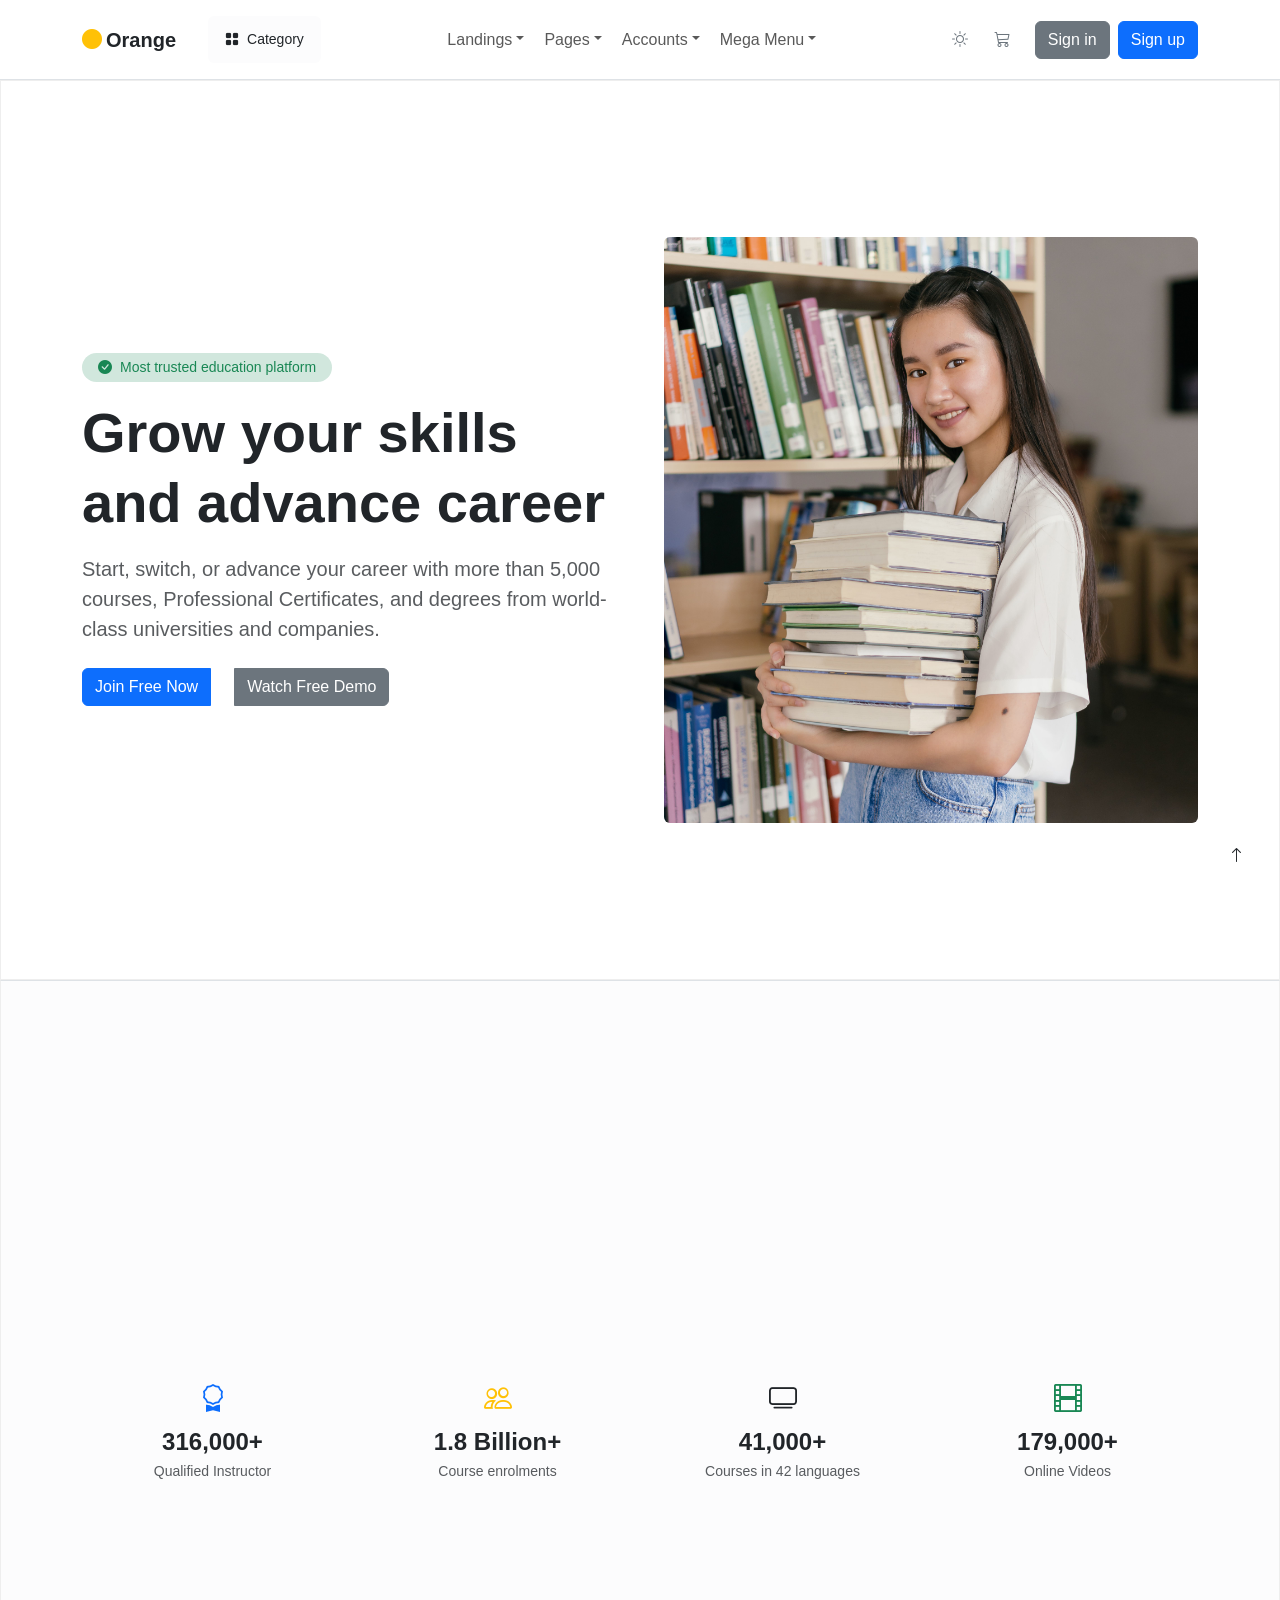
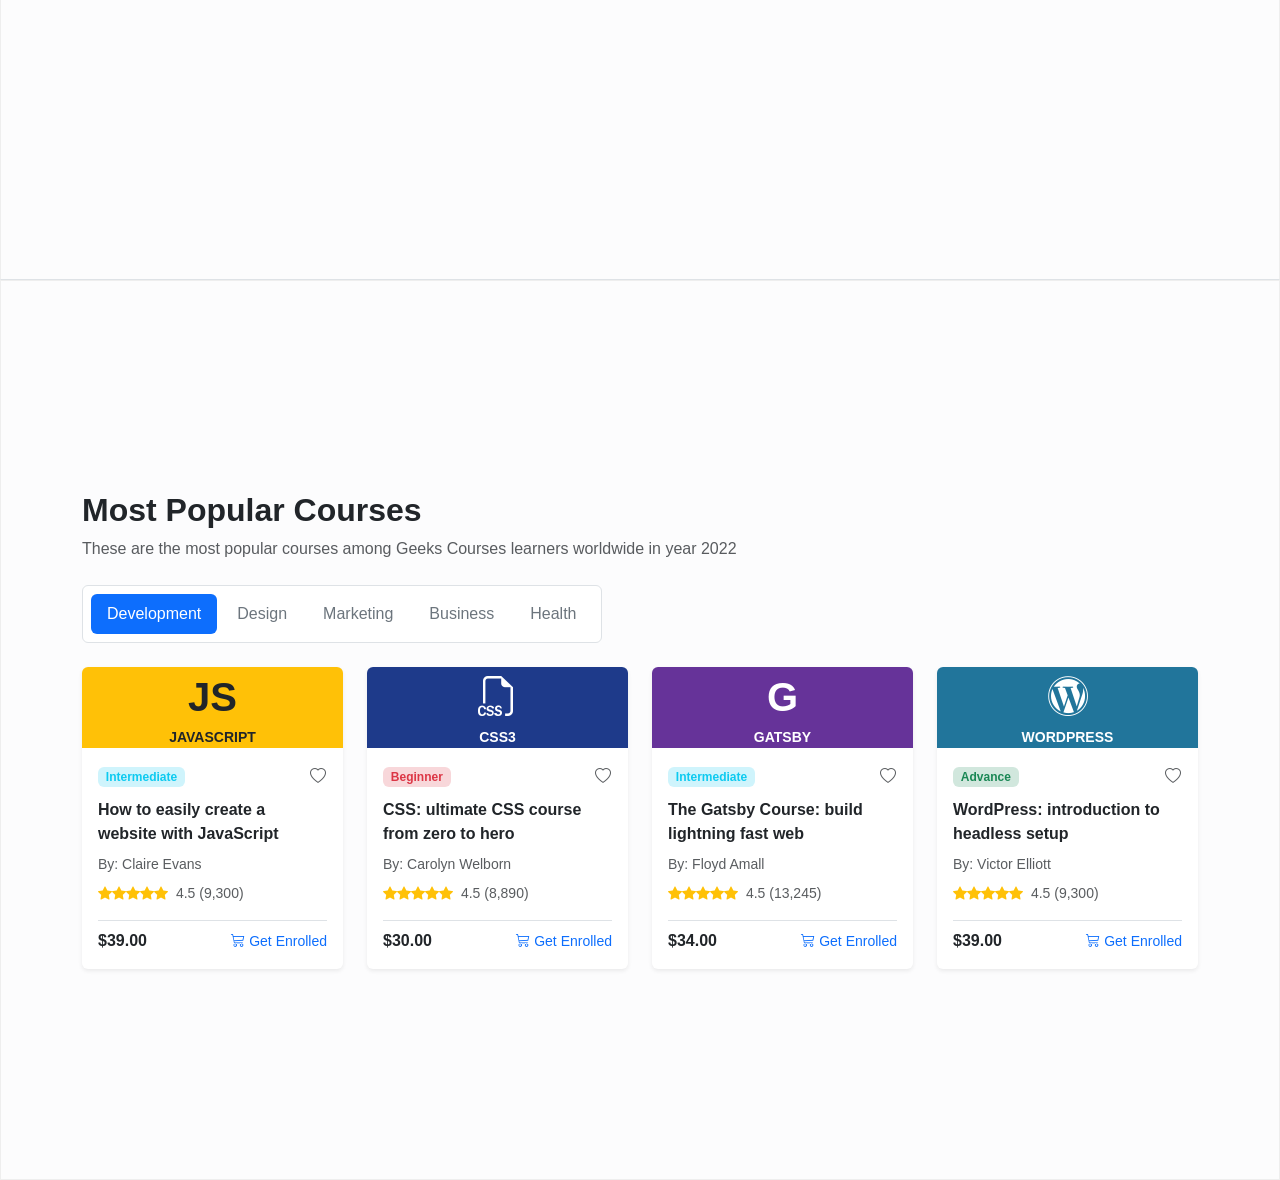
<file: Responsive_Page_with_Bootstrap/index.html>
<!DOCTYPE html>
<html lang="en">

<head>
    <meta charset="UTF-8">
    <meta name="viewport" content="width=device-width, initial-scale=1.0">
    <title>E-Learning Landing Page</title>
    <link href="https://cdn.jsdelivr.net/npm/bootstrap@5.3.3/dist/css/bootstrap.min.css" rel="stylesheet">
    <link href="https://cdn.jsdelivr.net/npm/bootstrap-icons@1.11.3/font/bootstrap-icons.min.css" rel="stylesheet">
    <link rel="stylesheet" href="./css/style.css">
</head>

<body class="bg-white">

    <nav class="navbar navbar-expand-lg navbar-light bg-white py-3 border-bottom">
        <div class="container">
            <a class="navbar-brand fw-bold text-dark d-flex align-items-center" href="#">
                <span class="text-warning me-1"><i class="bi bi-circle-fill"></i></span> Orange
            </a>
            <button class="navbar-toggler" type="button" data-bs-toggle="collapse" data-bs-target="#mainNav">
                <span class="navbar-toggler-icon"></span>
            </button>
            <div class="collapse navbar-collapse" id="mainNav">
                <div class="bg-light-subtle rounded p-2 my-2 my-lg-0 ms-lg-3">
                    <button class="btn btn-sm btn-purple-subtle text-purple fw-medium" type="button">
                        <i class="bi bi-grid-fill me-2"></i>Category
                    </button>
                </div>
                <ul class="navbar-nav mx-auto mb-2 mb-lg-0 gap-1 fw-medium">
                    <li class="nav-item dropdown">
                        <a class="nav-link dropdown-toggle" href="#" data-bs-toggle="dropdown">Landings</a>
                    </li>
                    <li class="nav-item dropdown">
                        <a class="nav-link dropdown-toggle" href="#" data-bs-toggle="dropdown">Pages</a>
                    </li>
                    <li class="nav-item dropdown">
                        <a class="nav-link dropdown-toggle" href="#" data-bs-toggle="dropdown">Accounts</a>
                    </li>
                    <li class="nav-item dropdown">
                        <a class="nav-link dropdown-toggle" href="#" data-bs-toggle="dropdown">Mega Menu</a>
                    </li>
                </ul>
                <div class="d-flex align-items-center gap-2">
                    <button class="btn btn-link text-secondary p-2" type="button"><i
                            class="bi bi-brightness-high"></i></button>
                    <button class="btn btn-link text-secondary p-2 me-2" type="button"><i
                            class="bi bi-cart3"></i></button>

                    <button type="button" class="btn btn-secondary">Sign in</button>
                    <button type="button" class="btn btn-primary">Sign up</button>
                </div>
            </div>
        </div>
    </nav>

    <section class="py-5 overflow-hidden">
        <div class="container py-4">
            <div class="row align-items-center g-5">
                <div class="col-lg-6">
                    <div
                        class="d-inline-flex align-items-center gap-2 bg-success-subtle text-success px-3 py-1 rounded-pill small fw-medium mb-3">
                        <i class="bi bi-check-circle-fill"></i> Most trusted education platform
                    </div>
                    <h1 class="display-4 fw-bold text-dark lh-sm mb-3">
                        Grow your skills and advance career
                    </h1>
                    <p class="lead text-muted mb-4">
                        Start, switch, or advance your career with more than 5,000 courses, Professional Certificates,
                        and degrees from world-class universities and companies.
                    </p>
                    <div class="d-flex align-items-center gap-3">
                        <div class="btn-group" role="group" aria-label="Basic example">
                            <button type="button" class="btn btn-primary me-4">Join Free Now</button>
                            <button type="button" class="btn btn-secondary">Watch Free Demo</button>
                        </div>
                    </div>
                </div>
                <div class="col-lg-6">
                    <div class="hero-image-wrapper">
                        <div class="bg-shape-blue"></div>
                        <img src="./assets/tutor-holding-books.jpg" alt="Tutor holding books"
                            class="main-student-img img-fluid rounded">


                    </div>
                </div>
            </div>
        </div>
    </section>

    <section class="py-5 border-top border-bottom bg-light-subtle">
        <div class="container">
            <div class="row row-cols-1 row-cols-sm-2 row-cols-md-4 g-4 text-center">
                <div class="col">
                    <div class="text-primary fs-3 mb-2"><i class="bi bi-award"></i></div>
                    <h3 class="fw-bold h4 mb-1">316,000+</h3>
                    <p class="text-muted small mb-0">Qualified Instructor</p>
                </div>
                <div class="col">
                    <div class="text-warning fs-3 mb-2"><i class="bi bi-people"></i></div>
                    <h3 class="fw-bold h4 mb-1">1.8 Billion+</h3>
                    <p class="text-muted small mb-0">Course enrolments</p>
                </div>
                <div class="col">
                    <div class="text-purple fs-3 mb-2"><i class="bi bi-tv"></i></div>
                    <h3 class="fw-bold h4 mb-1">41,000+</h3>
                    <p class="text-muted small mb-0">Courses in 42 languages</p>
                </div>
                <div class="col">
                    <div class="text-success fs-3 mb-2"><i class="bi bi-film"></i></div>
                    <h3 class="fw-bold h4 mb-1">179,000+</h3>
                    <p class="text-muted small mb-0">Online Videos</p>
                </div>
            </div>
        </div>
    </section>

    <section class="py-5 bg-light-subtle">
        <div class="container py-4">
            <div class="mb-4">
                <h2 class="fw-bold text-dark">Most Popular Courses</h2>
                <p class="text-muted">These are the most popular courses among Geeks Courses learners worldwide in year
                    2022</p>
            </div>

            <ul class="nav nav-pills bg-white p-2 rounded border mb-4 gap-1 d-inline-flex" id="courseTabs"
                role="tablist">
                <li class="nav-item">
                    <button class="nav-link active" data-bs-toggle="pill" type="button">Development</button>
                </li>
                <li class="nav-item">
                    <button class="nav-link text-secondary" data-bs-toggle="pill" type="button">Design</button>
                </li>
                <li class="nav-item">
                    <button class="nav-link text-secondary" data-bs-toggle="pill" type="button">Marketing</button>
                </li>
                <li class="nav-item">
                    <button class="nav-link text-secondary" data-bs-toggle="pill" type="button">Business</button>
                </li>
                <li class="nav-item">
                    <button class="nav-link text-secondary" data-bs-toggle="pill" type="button">Health</button>
                </li>
            </ul>

            <div class="row row-cols-1 row-cols-sm-2 row-cols-md-3 row-cols-lg-4 g-4">

                <div class="col">
                    <div class="card h-100 border-0 shadow-sm overflow-hidden">
                        <div
                            class="card-banner-height bg-warning d-flex flex-column align-items-center justify-content-center text-dark">
                            <span class="fs-1 fw-bold">JS</span>
                            <span class="small fw-semibold text-uppercase tracking-wider">JavaScript</span>
                        </div>
                        <div class="card-body p-3 d-flex flex-column justify-content-between">
                            <div>
                                <div class="d-flex justify-content-between align-items-center mb-2">
                                    <span class="badge bg-info-subtle text-info">Intermediate</span>
                                    <button class="btn btn-link p-0 text-muted"><i class="bi bi-heart"></i></button>
                                </div>
                                <h5 class="card-title h6 fw-bold text-dark lh-base">How to easily create a website with
                                    JavaScript</h5>
                                <p class="small text-muted mb-2">By: Claire Evans</p>
                                <div class="text-warning small mb-3">
                                    <i class="bi bi-star-fill"></i><i class="bi bi-star-fill"></i><i
                                        class="bi bi-star-fill"></i><i class="bi bi-star-fill"></i><i
                                        class="bi bi-star-fill"></i>
                                    <span class="text-muted ms-1">4.5 (9,300)</span>
                                </div>
                            </div>
                            <div class="d-flex justify-content-between align-items-center border-top pt-2">
                                <span class="fw-bold text-dark">$39.00</span>
                                <a href="#" class="text-purple text-decoration-none small fw-medium"><i
                                        class="bi bi-cart3 me-1"></i>Get Enrolled</a>
                            </div>
                        </div>
                    </div>
                </div>

                <div class="col">
                    <div class="card h-100 border-0 shadow-sm overflow-hidden">
                        <div class="card-banner-height bg-primary d-flex flex-column align-items-center justify-content-center text-white"
                            style="background-color: #1e3a8a !important;">
                            <span class="fs-1"><i class="bi bi-filetype-css"></i></span>
                            <span class="small fw-semibold text-uppercase tracking-wider">CSS3</span>
                        </div>
                        <div class="card-body p-3 d-flex flex-column justify-content-between">
                            <div>
                                <div class="d-flex justify-content-between align-items-center mb-2">
                                    <span class="badge bg-danger-subtle text-danger">Beginner</span>
                                    <button class="btn btn-link p-0 text-muted"><i class="bi bi-heart"></i></button>
                                </div>
                                <h5 class="card-title h6 fw-bold text-dark lh-base">CSS: ultimate CSS course from zero
                                    to hero</h5>
                                <p class="small text-muted mb-2">By: Carolyn Welborn</p>
                                <div class="text-warning small mb-3">
                                    <i class="bi bi-star-fill"></i><i class="bi bi-star-fill"></i><i
                                        class="bi bi-star-fill"></i><i class="bi bi-star-fill"></i><i
                                        class="bi bi-star-fill"></i>
                                    <span class="text-muted ms-1">4.5 (8,890)</span>
                                </div>
                            </div>
                            <div class="d-flex justify-content-between align-items-center border-top pt-2">
                                <span class="fw-bold text-dark">$30.00</span>
                                <a href="#" class="text-purple text-decoration-none small fw-medium"><i
                                        class="bi bi-cart3 me-1"></i>Get Enrolled</a>
                            </div>
                        </div>
                    </div>
                </div>

                <div class="col">
                    <div class="card h-100 border-0 shadow-sm overflow-hidden">
                        <div class="card-banner-height d-flex flex-column align-items-center justify-content-center text-white"
                            style="background-color: #663399;">
                            <span class="fs-1 fw-bold">G</span>
                            <span class="small fw-semibold text-uppercase tracking-wider">Gatsby</span>
                        </div>
                        <div class="card-body p-3 d-flex flex-column justify-content-between">
                            <div>
                                <div class="d-flex justify-content-between align-items-center mb-2">
                                    <span class="badge bg-info-subtle text-info">Intermediate</span>
                                    <button class="btn btn-link p-0 text-muted"><i class="bi bi-heart"></i></button>
                                </div>
                                <h5 class="card-title h6 fw-bold text-dark lh-base">The Gatsby Course: build lightning
                                    fast web</h5>
                                <p class="small text-muted mb-2">By: Floyd Amall</p>
                                <div class="text-warning small mb-3">
                                    <i class="bi bi-star-fill"></i><i class="bi bi-star-fill"></i><i
                                        class="bi bi-star-fill"></i><i class="bi bi-star-fill"></i><i
                                        class="bi bi-star-fill"></i>
                                    <span class="text-muted ms-1">4.5 (13,245)</span>
                                </div>
                            </div>
                            <div class="d-flex justify-content-between align-items-center border-top pt-2">
                                <span class="fw-bold text-dark">$34.00</span>
                                <a href="#" class="text-purple text-decoration-none small fw-medium"><i
                                        class="bi bi-cart3 me-1"></i>Get Enrolled</a>
                            </div>
                        </div>
                    </div>
                </div>

                <div class="col">
                    <div class="card h-100 border-0 shadow-sm overflow-hidden">
                        <div class="card-banner-height d-flex flex-column align-items-center justify-content-center text-white"
                            style="background-color: #21759b;">
                            <span class="fs-1"><i class="bi bi-wordpress"></i></span>
                            <span class="small fw-semibold text-uppercase tracking-wider">WordPress</span>
                        </div>
                        <div class="card-body p-3 d-flex flex-column justify-content-between">
                            <div>
                                <div class="d-flex justify-content-between align-items-center mb-2">
                                    <span class="badge bg-success-subtle text-success">Advance</span>
                                    <button class="btn btn-link p-0 text-muted"><i class="bi bi-heart"></i></button>
                                </div>
                                <h5 class="card-title h6 fw-bold text-dark lh-base">WordPress: introduction to headless
                                    setup</h5>
                                <p class="small text-muted mb-2">By: Victor Elliott</p>
                                <div class="text-warning small mb-3">
                                    <i class="bi bi-star-fill"></i><i class="bi bi-star-fill"></i><i
                                        class="bi bi-star-fill"></i><i class="bi bi-star-fill"></i><i
                                        class="bi bi-star-fill"></i>
                                    <span class="text-muted ms-1">4.5 (9,300)</span>
                                </div>
                            </div>
                            <div class="d-flex justify-content-between align-items-center border-top pt-2">
                                <span class="fw-bold text-dark">$39.00</span>
                                <a href="#" class="text-purple text-decoration-none small fw-medium"><i
                                        class="bi bi-cart3 me-1"></i>Get Enrolled</a>
                            </div>
                        </div>
                    </div>
                </div>

            </div>
        </div>
    </section>

    <div class="position-fixed bottom-0 end-0 m-4 z-3">
        <a href="#" class="btn btn-purple p-0 d-flex align-items-center justify-content-center rounded-2"
            style="width: 40px; height: 40px;">
            <i class="bi bi-arrow-up"></i>
        </a>
    </div>

    <script src="https://cdn.jsdelivr.net/npm/bootstrap@5.3.3/dist/js/bootstrap.bundle.min.js"></script>
</body>

</html>
</file>
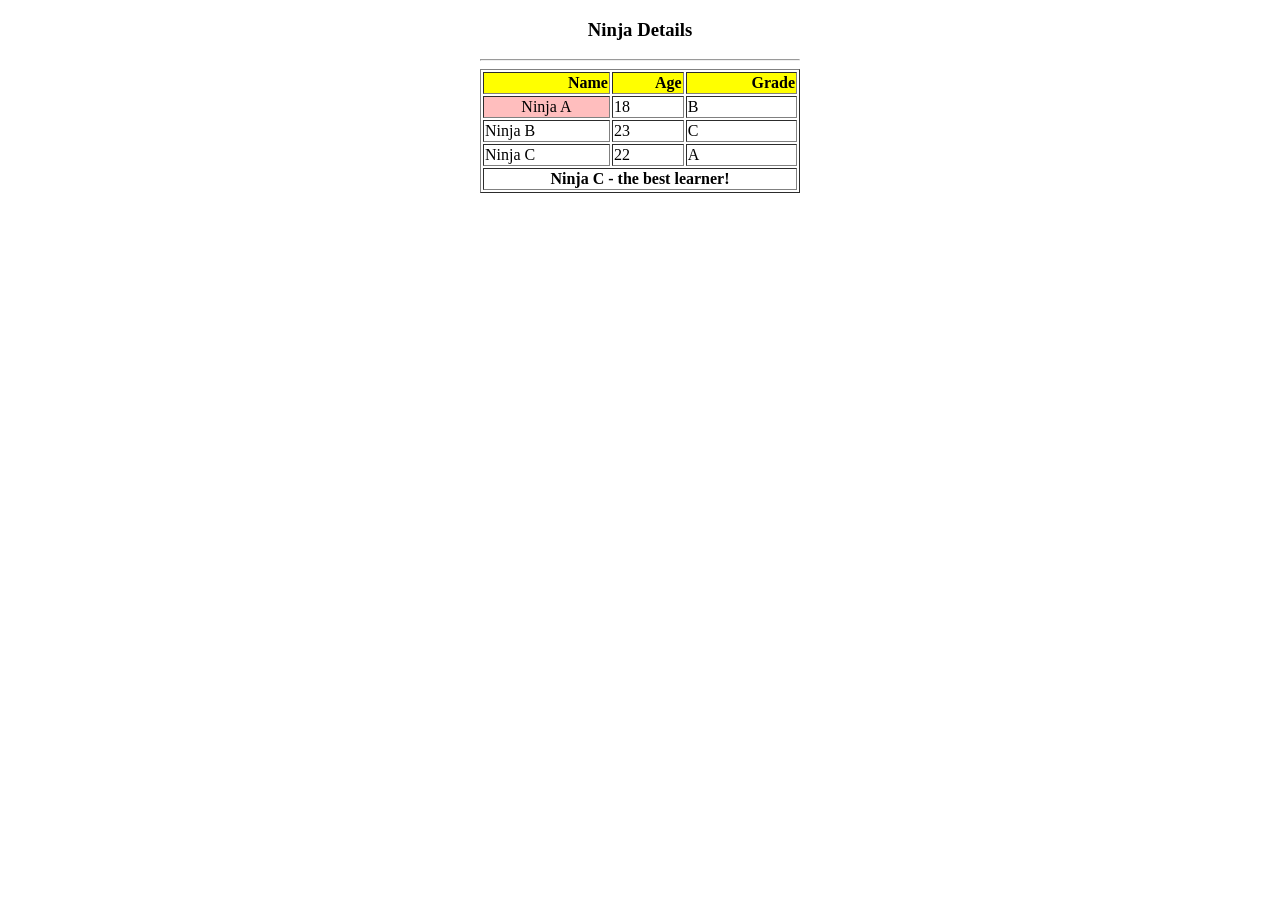
<file: CSS_Task_1.html>
<!DOCTYPE html>
<html lang="en">
<head>
    <meta charset="UTF-8">
    <meta name="viewport" content="width=device-width, initial-scale=1.0">
    <title>Task One - CSS</title>
</head>
<body>
    <div class="table__container">
        <h3>Ninja Details</h3>
    <hr>
    <table align="center" width="320" border="1">
        <thead>
            <tr>
                <th>Name</th>
                <th>Age</th>
                <th>Grade</th>
            </tr>
        </thead>

        <tbody>
            <tr><td style="background-color: rgba(255, 0, 0, 0.256); text-align: center;">Ninja A</td> <td>18</td> <td>B</td></tr>
            <tr><td>Ninja B</td> <td>23</td> <td>C</td></tr>
            <tr><td>Ninja C</td> <td>22</td> <td>A</td></tr>
            <tr><th colspan="3">Ninja C - the best learner!</th></tr>
        </tbody>
    </table>
    </div>
</body>

<style>
    .table__container {
        max-width: 320px;
        margin-inline: auto;
    }

    h3 {
        text-align: center;
    }

    thead tr {
        background-color: yellow;
        text-align: right;
    }

    tbody td {
        text-align: left;
    }
</style>
</html>
</file>
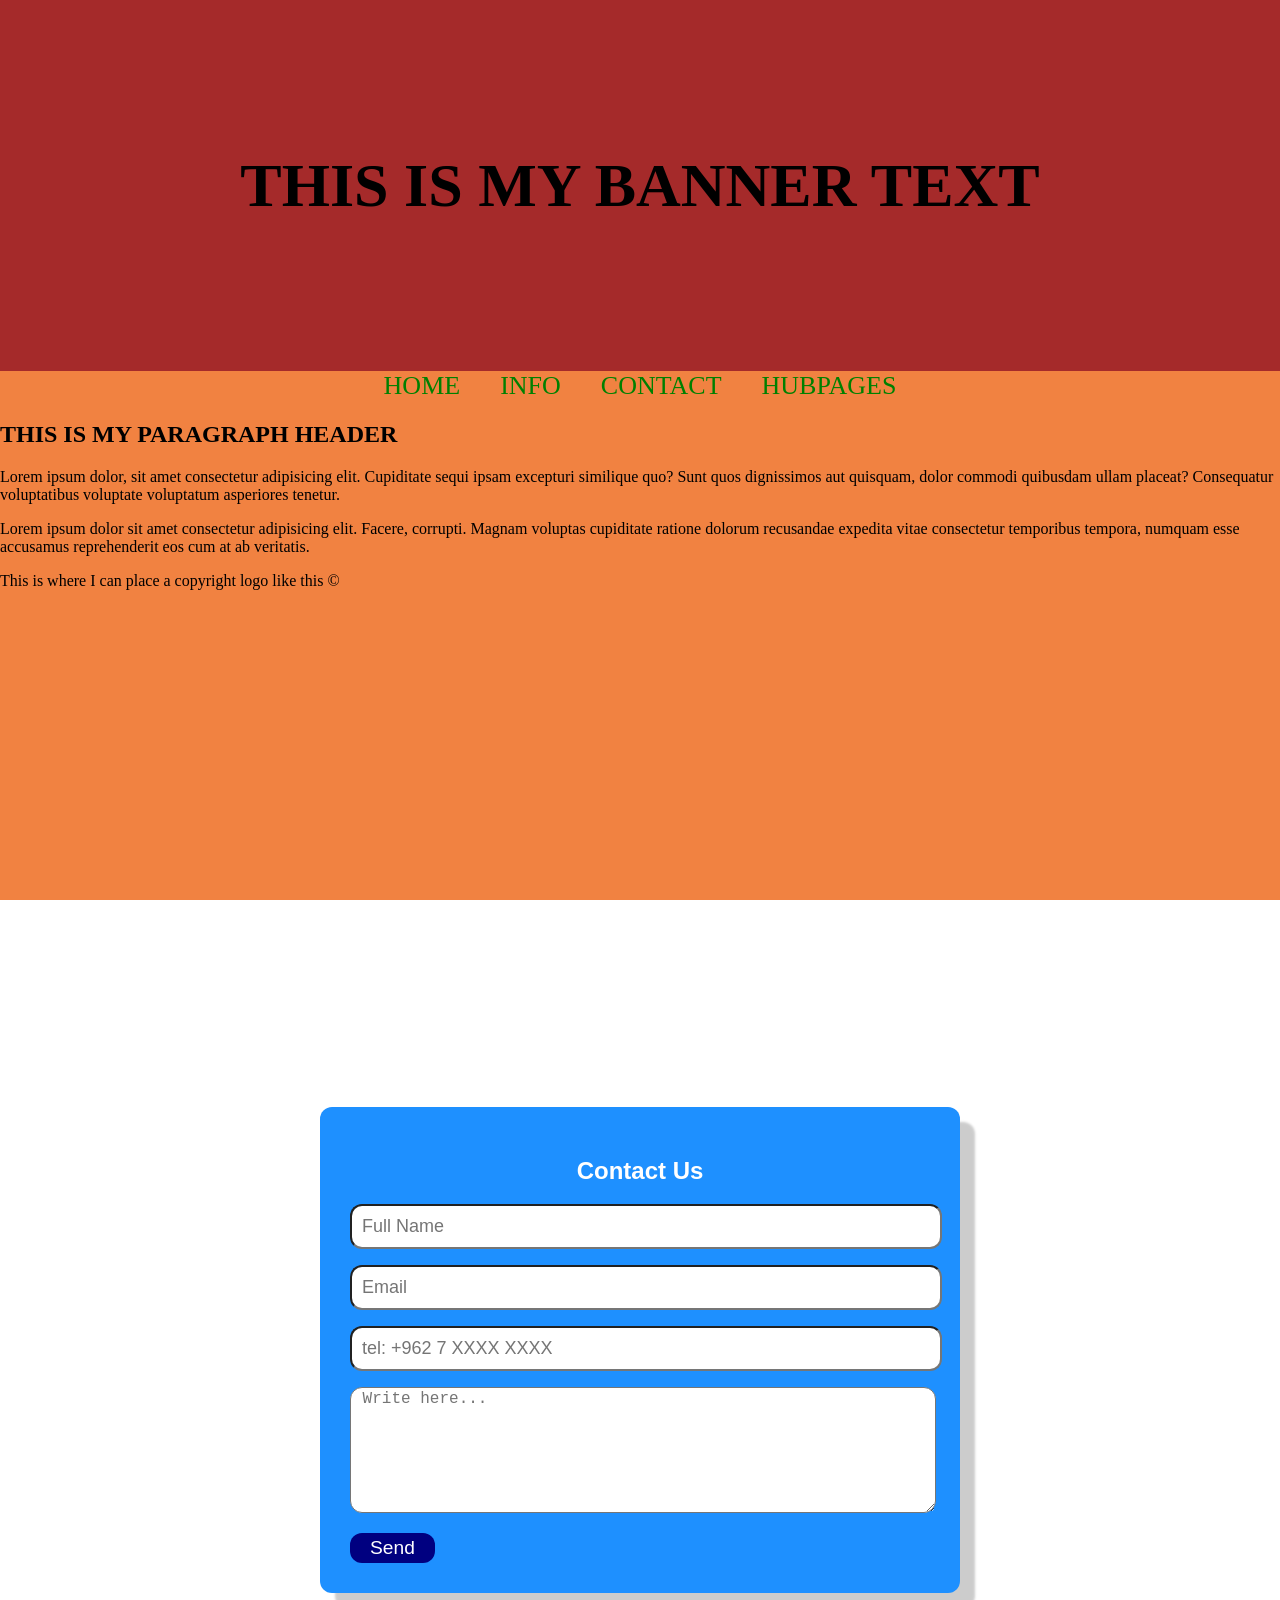
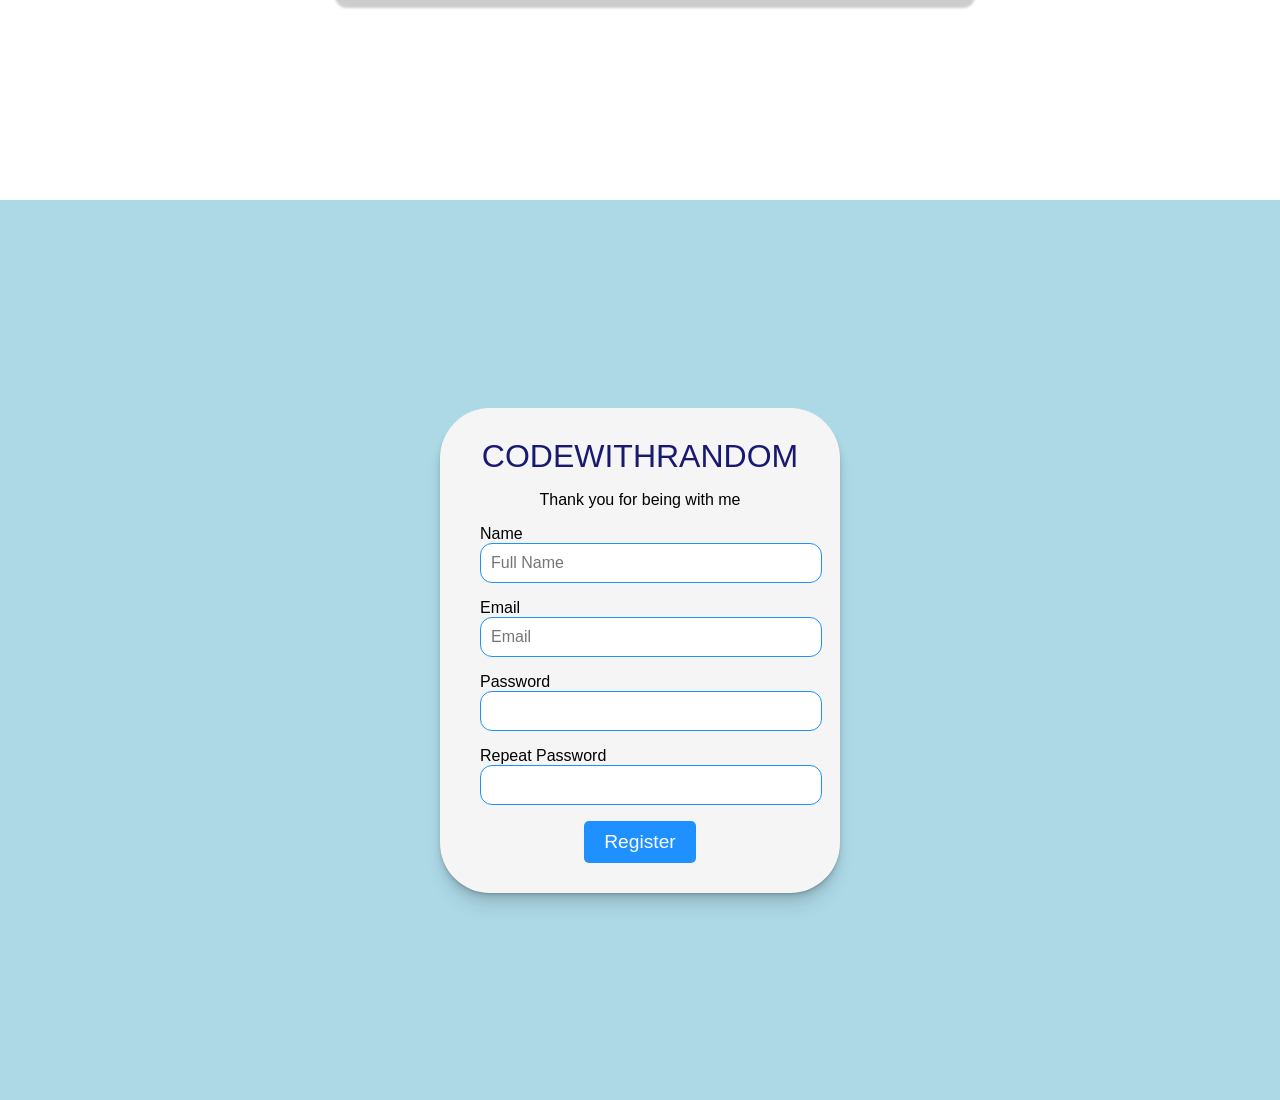
<file: CSS_Task_4.html>
<!DOCTYPE html>
<html lang="en">
<head>
    <meta charset="UTF-8">
    <meta name="viewport" content="width=device-width, initial-scale=1.0">
    <title>Task Four - CSS</title>

    <style>
        body {
            margin: 0;
            padding: 0;
        }

        section {
            min-height: 100vh;
        }

        h1 {
            background-color: brown;
            font-size: 62px;
            text-align: center;
            padding: 150px;
            margin: 0;
        }

        nav {
            display: flex;
            justify-content: center;
        }
        nav a {
            margin-inline: 20px;
            color: green;
            text-decoration: none;
            font-size: 26px;
        }

        nav a:hover {
            text-decoration: underline;
        }

        .section_one {
            background-color: rgb(241, 130, 65);
        }

        .section_two {
            display: grid;
            place-items: center;
            font-family: 'Franklin Gothic Medium', 'Arial Narrow', Arial, sans-serif;
        }

        .section_two h2 {
            text-align: center;
            color: white;
        }

        .section_two form {
            background-color: dodgerblue;
            border-radius: 12px;
            padding: 30px;
            min-width: 580px;
            box-shadow: 15px 15px 2.5px rgba(0, 0, 0, 0.2);
        }

        .section_two input {
            display: block;
            min-width: 98%;
            font-size: large;
            margin-bottom: 1rem;
            padding: 10px;
            border-radius: 12px;
        }

        .section_two textarea {
           width: 100%;
           height: 120px;
           border-radius: 12px;
           font-size: large;
        }
        .section_two button {
            background-color: navy;
            color: white;
            font-size: 1.2rem;
            padding: 4px 20px;
            margin-top: 1rem;
            border-radius: 12px;
            border: none;
        }

        .section_three {
            display: grid;
            place-items: center;
            background-color: lightblue;
            font-family: 'Franklin Gothic Medium', 'Arial Narrow', Arial, sans-serif;
        }

        .section_three form {
            display: flex;
            flex-direction: column;
            align-items: center;
            margin: auto;
            min-width: 400px;
            background-color: whitesmoke;
            border-radius: 50px;
            padding-block: 30px;
            box-shadow: rgba(0, 0, 0, 0.07) 0px 1px 1px, rgba(0, 0, 0, 0.07) 0px 2px 2px, rgba(0, 0, 0, 0.07) 0px 4px 4px, rgba(0, 0, 0, 0.07) 0px 8px 8px, rgba(0, 0, 0, 0.07) 0px 16px 16px;
        }

        .section_three h2 {
            font-size: 2rem;
            font-weight: normal;
            color: midnightblue;
            margin: 0;
        }

        .section_three .input-fields {
            min-width: 320px;
        }

        .section_three label {
            display: block;
            margin-bottom: 0.2  rem;
        }

        .section_three input {
            width: 100%;
            font-size: medium;
            margin-bottom: 1rem;
            padding: 10px;
            border-radius: 12px;
            border: 1px solid dodgerblue;
        }

        .section_three button {
            font-size: 1.2rem;
            padding: 10px 20px;
            background-color: dodgerblue;
            color: white;
            border-radius: 5px;  
            border: none; 
        }
    </style>
</head>
<body>
    
    <section class="section_one">
    <h1>THIS IS MY BANNER TEXT</h1>
    <nav>
        <a href="#">HOME</a>
        <a href="#">INFO</a>
        <a href="#">CONTACT</a>
        <a href="#">HUBPAGES</a>
    </nav>
    <h2>THIS IS MY PARAGRAPH HEADER</h2>
        <p>Lorem ipsum dolor, sit amet consectetur adipisicing elit. Cupiditate sequi ipsam excepturi similique quo? Sunt quos dignissimos aut quisquam, dolor commodi quibusdam ullam placeat? Consequatur voluptatibus voluptate voluptatum asperiores tenetur.</p>
        <p>Lorem ipsum dolor sit amet consectetur adipisicing elit. Facere, corrupti. Magnam voluptas cupiditate ratione dolorum recusandae expedita vitae consectetur temporibus tempora, numquam esse accusamus reprehenderit eos cum at ab veritatis.</p>
        <p>This is where I can place a copyright logo like this &copy;</p>
    </section>

    <section class="section_two">
       
            <form action="">
                <h2>Contact Us</h2>
                <input type="text" placeholder="Full Name">
                <input type="email" placeholder="Email">
                <input type="tel" name="" id="contact-us-telephone" placeholder="tel: +962 7 XXXX XXXX">
                <textarea name="user-msg" id="contact-us-message" placeholder=" Write here..."></textarea>
                <button>Send</button>
            </form>
       
    </section>

    <section class="section_three">
             <form action="">
                    <h2>CODEWITHRANDOM</h2>
                    <p>Thank you for being with me</p>
                    <div class="input-fields">
                        <label for="">Name</label>
                    <input type="text" placeholder="Full Name">
                        <label for="">Email</label>
                    <input type="email" placeholder="Email">
                        <label for="">Password</label>
                    <input type="password" name="" id="">
                        <label for="">Repeat Password</label>
                    <input type="password" name="" id="">
                    </div>
                    <button>Register</button>
                </form>
    </section>
</body>
</html>
</file>
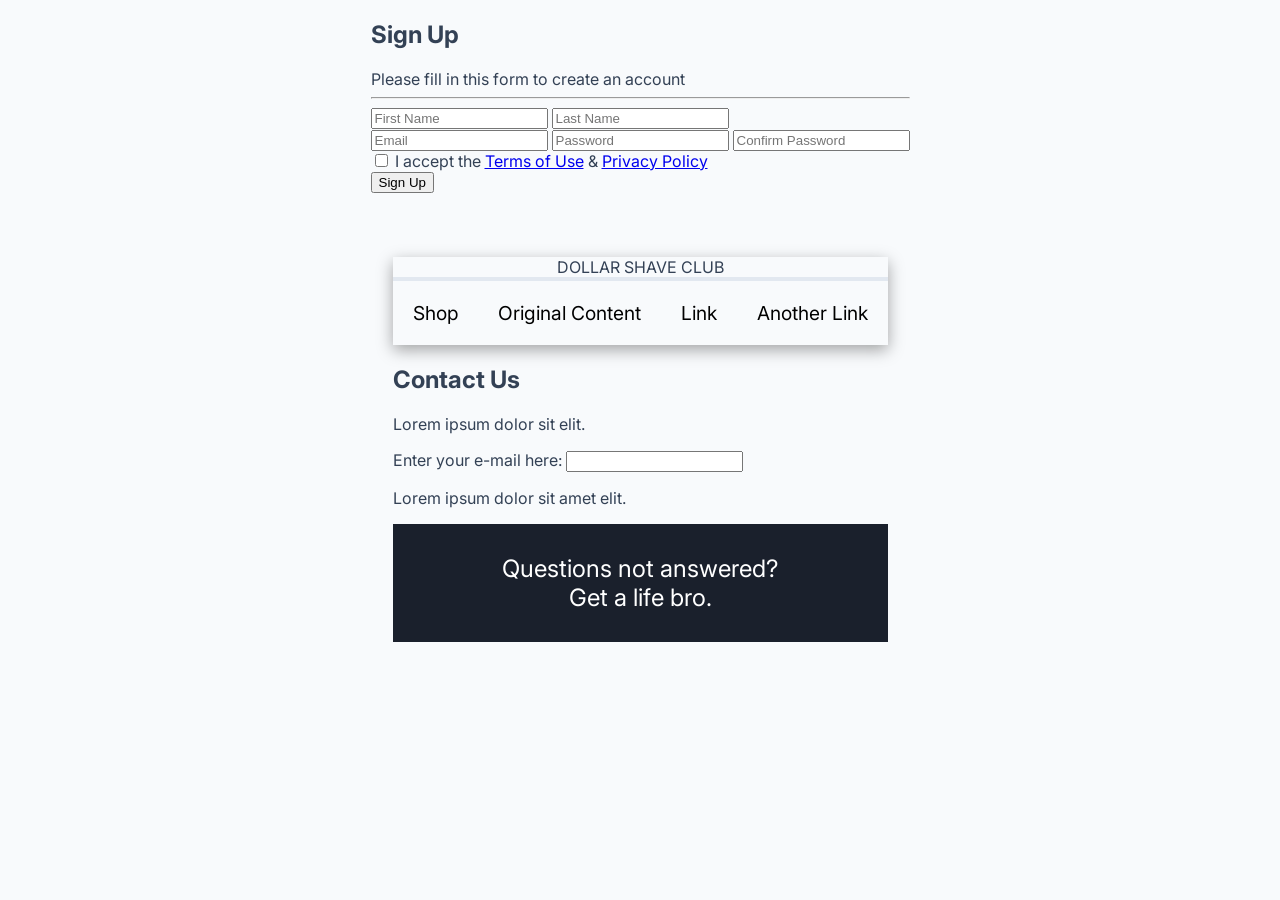
<file: form.html>
<!DOCTYPE html>
<html lang="en">

<head>
    <meta charset="UTF-8">
    <title>Responsive Form - No Bootstrap</title>
    <link rel="stylesheet" href="./css/style.css">
</head>

<body>
    <section class="section_one">
        <form class="signup" action="#">
            <div class="wrapper">
                <h2>Sign Up</h2>
                <span>Please fill in this form to create an account</span>
                <hr>
            </div>
            <div class="name-wrapper wrapper">
                <input type="text" placeholder="First Name">
                <input type="text" placeholder="Last Name">
            </div>
            <input type="email" placeholder="Email">
            <input type="password" placeholder="Password">
            <input type="password" placeholder="Confirm Password">
            <div class="terms-wrapper wrapper">
                <input type="checkbox">
                <span>I accept the <a href="#">Terms of Use</a> & <a href="#">Privacy Policy</a></span>
            </div>

            <button type="button">Sign Up</button>
        </form>
    </section>

    <section class="section_two">

        <div class="contact-us">
            <header>
                <span>DOLLAR SHAVE CLUB</span>
                <nav>
                    <a href="">Shop</a>
                    <a href="">Original Content</a>
                    <a href="">Link</a>
                    <a href="">Another Link</a>
                </nav>
            </header>

            <div class="heading-wrapper">
            <h1>Contact Us</h1>
            <p>Lorem ipsum dolor sit elit.</p>
            </div>

            <form action="#">
                <label>Enter your e-mail here:</label>
                <input type="text">
            </form>
            
            <p>Lorem ipsum dolor sit amet elit.</p>

            <footer>
                Questions not answered?<br>
                Get a life bro.
            </footer>
        </div>
    </section>
</body>

</html>
</file>
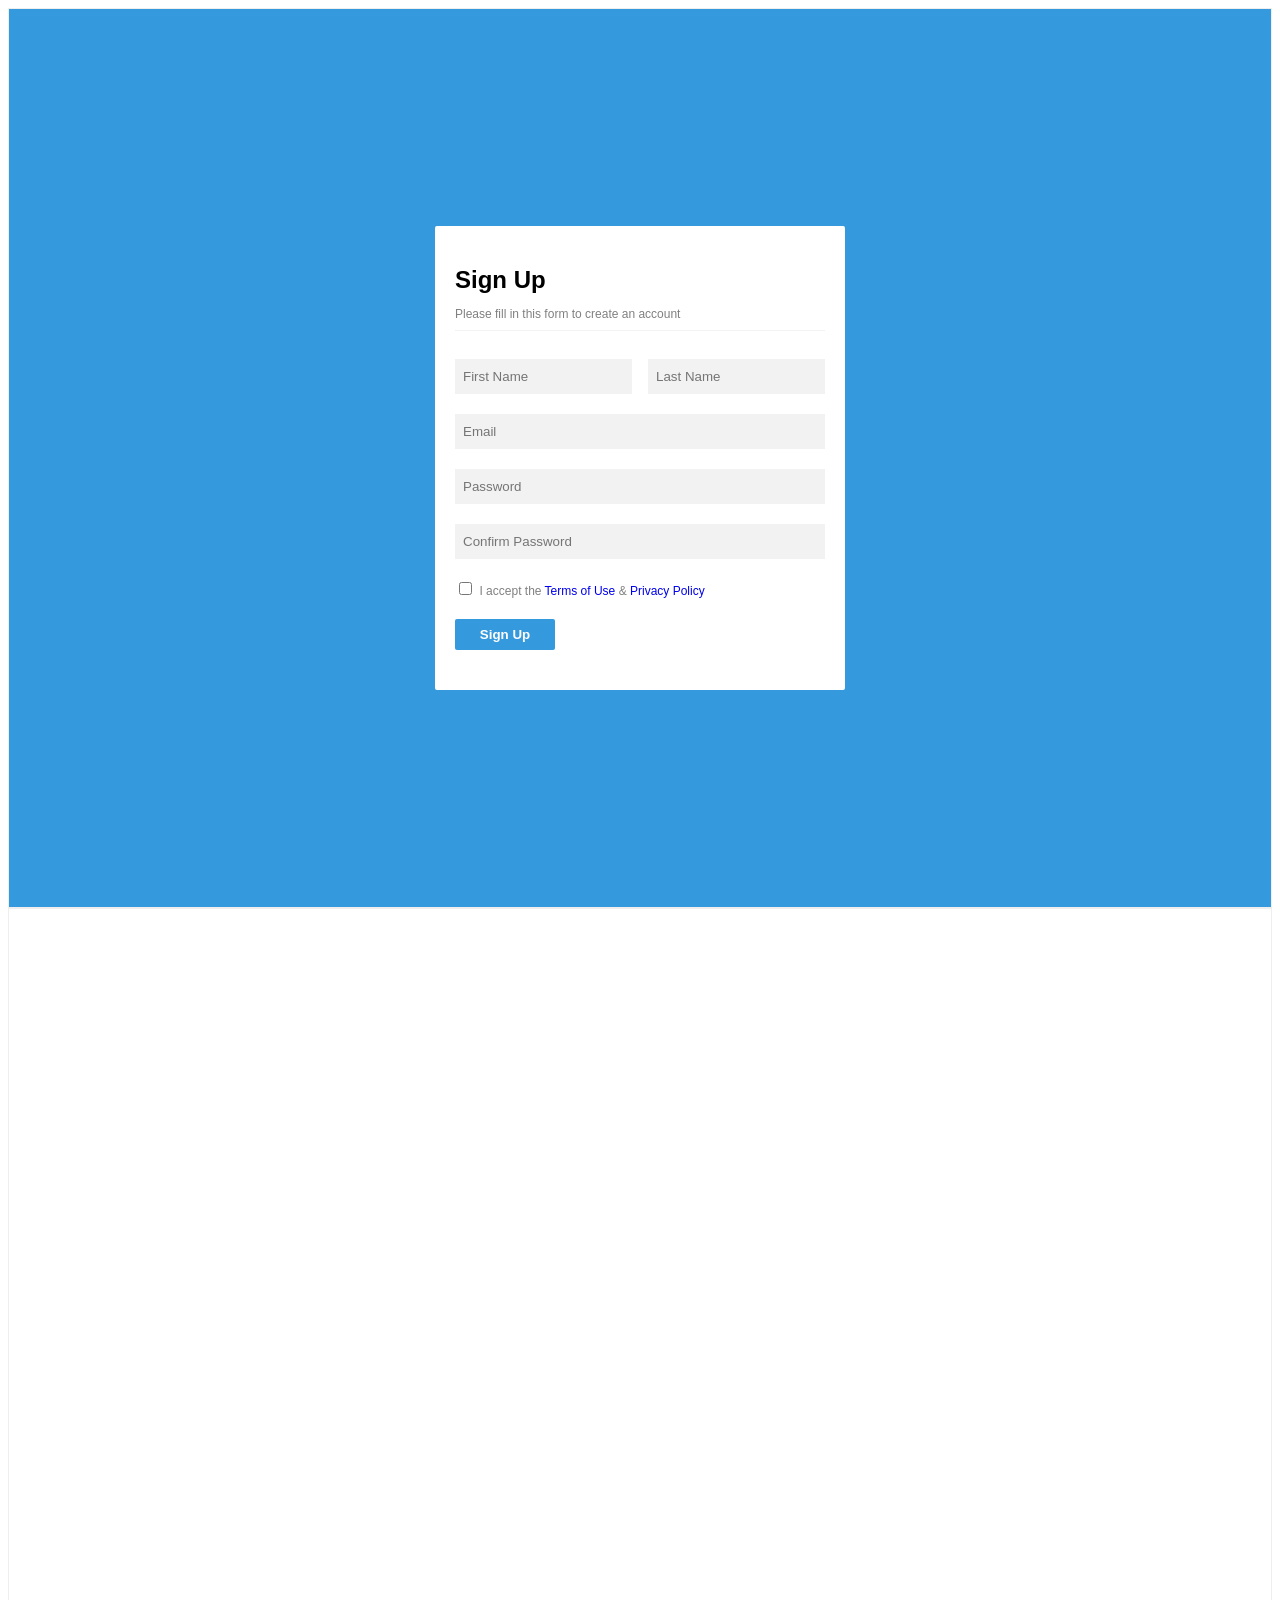
<file: Responsive_Page_with_Bootstrap/form.html>
<!DOCTYPE html>
<html lang="en">

<head>
    <meta charset="UTF-8">
    <title>Responsive Form - No Bootstrap</title>
    <link rel="stylesheet" href="./css/style.css">
</head>

<body>
    <section class="section_one">
        <form class="signup" action="#">
            <div class="wrapper">
                <h2>Sign Up</h2>
                <span>Please fill in this form to create an account</span>
                <hr>
            </div>
            <div class="name-wrapper wrapper">
                <input type="text" placeholder="First Name">
                <input type="text" placeholder="Last Name">
            </div>
            <input type="email" placeholder="Email">
            <input type="password" placeholder="Password">
            <input type="password" placeholder="Confirm Password">
            <div class="terms-wrapper wrapper">
                <input type="checkbox">
                <span>I accept the <a href="#">Terms of Use</a> & <a href="#">Privacy Policy</a></span>
            </div>

            <button type="button">Sign Up</button>
        </form>
    </section>
    <section class="section_two">

    </section>
</body>

</html>
</file>
<file: Responsive_Page_with_Bootstrap/css/style.css>
/*STYLESHEET*/
* {
    box-sizing: border-box;
    font-family: Arial, Helvetica, sans-serif;
}


section {
    display: grid;
    place-items: center;
    height: 100vh;
    border: 1px solid #eeeeee;
}

.section_one {
    background-color: #3499dd;
}

.signup h2 {
    margin-top: 0;
    margin-bottom: 10px;
}

.signup {
    max-width: 420px;
    background-color: white;
    color: black;
    border-radius: 2px;
    display: flex;
    flex-direction: column;
    padding-inline: 20px;
    padding-block: 40px;
    gap: 1.25rem;
}

.signup input {
    padding-block: 10px;
    padding-inline: 8px;
    background-color: #f2f2f2;
    border: 0;
}

.name-wrapper {
    display: flex;
    justify-content: center;
    gap: 16px;
}

.name-wrapper input {
    padding-inline-end: 0;
}

.signup input[type=password],
.signup input[type=email],
.wrapper {
    width: 100%;
}

.signup button {
    border: 0;
    border-radius: 2px;
    color: white;
    font-weight: bold;
    background-color: #3499dd;
    max-width: 100px;
    width: 100%;
    padding: 8px;
}

.wrapper span {
    font-size: 12px;
    color: gray;
    margin-bottom: 10px;
}

.wrapper hr {
    border: 0;
    background-color: #f2f2f2;
    height: 1px;
}

.signup a {
    text-decoration: none;
}

.signup a:hover {
    text-decoration: underline;
}

@media {}
</file>
<file: css/style.css>
@import url('https://fonts.googleapis.com/css2?family=Inter:wght@400;500;700&display=swap');

body {
    margin: 0;
    padding: 0;
    display: flex;
    flex-direction: column;
    align-items: center;
    min-height: 100vh;
    background-color: #F8FAFC;
    color: #334155; 
    font-family: 'Inter', -apple-system, BlinkMacSystemFont, "Segoe UI", Roboto, sans-serif;
    gap: 4rem;
}

section {
    padding: 0 20px;
    max-width: 950px;
}

header {
    display: flex;
    flex-direction: column;
    align-items: center;
    justify-content: center;
    width: 100%;
    overflow: hidden;
    box-shadow: rgba(0, 0, 0, 0.35) 0px 5px 15px;
}

.header_banner {
    text-align: center;
    width: 100%;
    height: 180px;
    background: linear-gradient(135deg, #1E293B 0%, #334155 100%);
  
}

.header_banner span {
    font-size: 8rem;
    font-family: monospace;
    font-weight: bold;
    letter-spacing: 1rem;
    color: white;
}

nav {
    display: flex;
    justify-content: space-evenly;
    width: 100%;
    border-top: 4px solid #e2e8f0;
}

nav a {
    font-size: 1.2rem;
    padding: 20px;
    text-decoration: none;
    color: black;
}

nav a:hover {
    text-decoration: underline;
    color: #2B6CB0;
    background-color: #edf2f7;
}



.hero_section {
    display: flex;
    justify-content: center;
    align-items: center;
    text-align: center;
    max-width: 800px; 
    padding: 1rem 20px 3rem 20px; 
    box-sizing: border-box;
}

.hero_content h1 {
    margin-bottom: 0;
    font-size: 3rem; 
    font-weight: 700;
    color: #0F172A; 
    letter-spacing: -0.03em; 
    margin-bottom: 1.25rem;
}

.hero_content p {
    font-size: 1.25rem; 
    color: #475569; 
    line-height: 1.6;
    margin-bottom: 2rem;
}


.hero_cta {
    display: flex;
    gap: 1rem;
    justify-content: center;
}

.hero_cta a {
    padding: 12px 24px;
    font-size: 1rem;
    font-weight: 500;
    text-decoration: none;
    border-radius: 6px;
    transition: all 0.2s ease;
}


.btn_primary {
    background-color: #334155;
    color: #ffffff;
}

.btn_primary:hover {
    background-color: #1D4ED8;
}

.btn_secondary {
    background-color: transparent;
    color: #475569;
    border: 1px solid #CBD5E1;
}

.btn_secondary:hover {
    background-color: #F1F5F9;
    color: #1E293B;
    border-color: #94A3B8;
}


.cards {
    display: flex;
    justify-content: center;
    align-items: stretch;
    flex-wrap: wrap;
    gap: 20px;
    max-width: 950px;
    width: 100%;
}

.information_card {
    background-color: #fff;
    max-width: 250px;
    width: 100%;
    border-radius: 12px;
    padding: 20px;
    border: 1px solid #E2E8F0;
    box-shadow: rgba(60, 64, 67, 0.3) 0px 1px 2px 0px, rgba(60, 64, 67, 0.15) 0px 2px 6px 2px;
}

.information_card img {
    max-width: 250px;
    width: 100%;
    border-radius: 12px;
    object-fit: cover;
}

.information_card:hover {
    transform: translateY(-4px);
    box-shadow: 0 10px 15px -3px rgba(0, 0, 0, 0.05);
}

.about {
    display: flex;
    align-items: center;
    gap: 1.5rem;
    padding: 20px;
}

.passage {
    font-size: 1.25rem;
    color: #4A5568;
}

.about img {
    max-width: 500px;
    height: auto;
    border-radius: 16px;
    box-shadow: rgba(0, 0, 0, 0.35) 0px 5px 15px;
}

footer {
    padding: 30px;
    font-size: 1.5rem;
    background-color: #1A202C;
    color: white;
    max-width: 100vw;
    margin-top: auto;
    align-self: stretch;
    text-align: center;
}

@media (max-width: 768px) {
    .about {
        flex-direction: column;
        text-align: center;
    }
}

@media (max-width: 640px) {
    .hero_content h1 {
        font-size: 2.25rem;
    }
    .hero_cta {
        flex-direction: column;
    }
}
</file>
